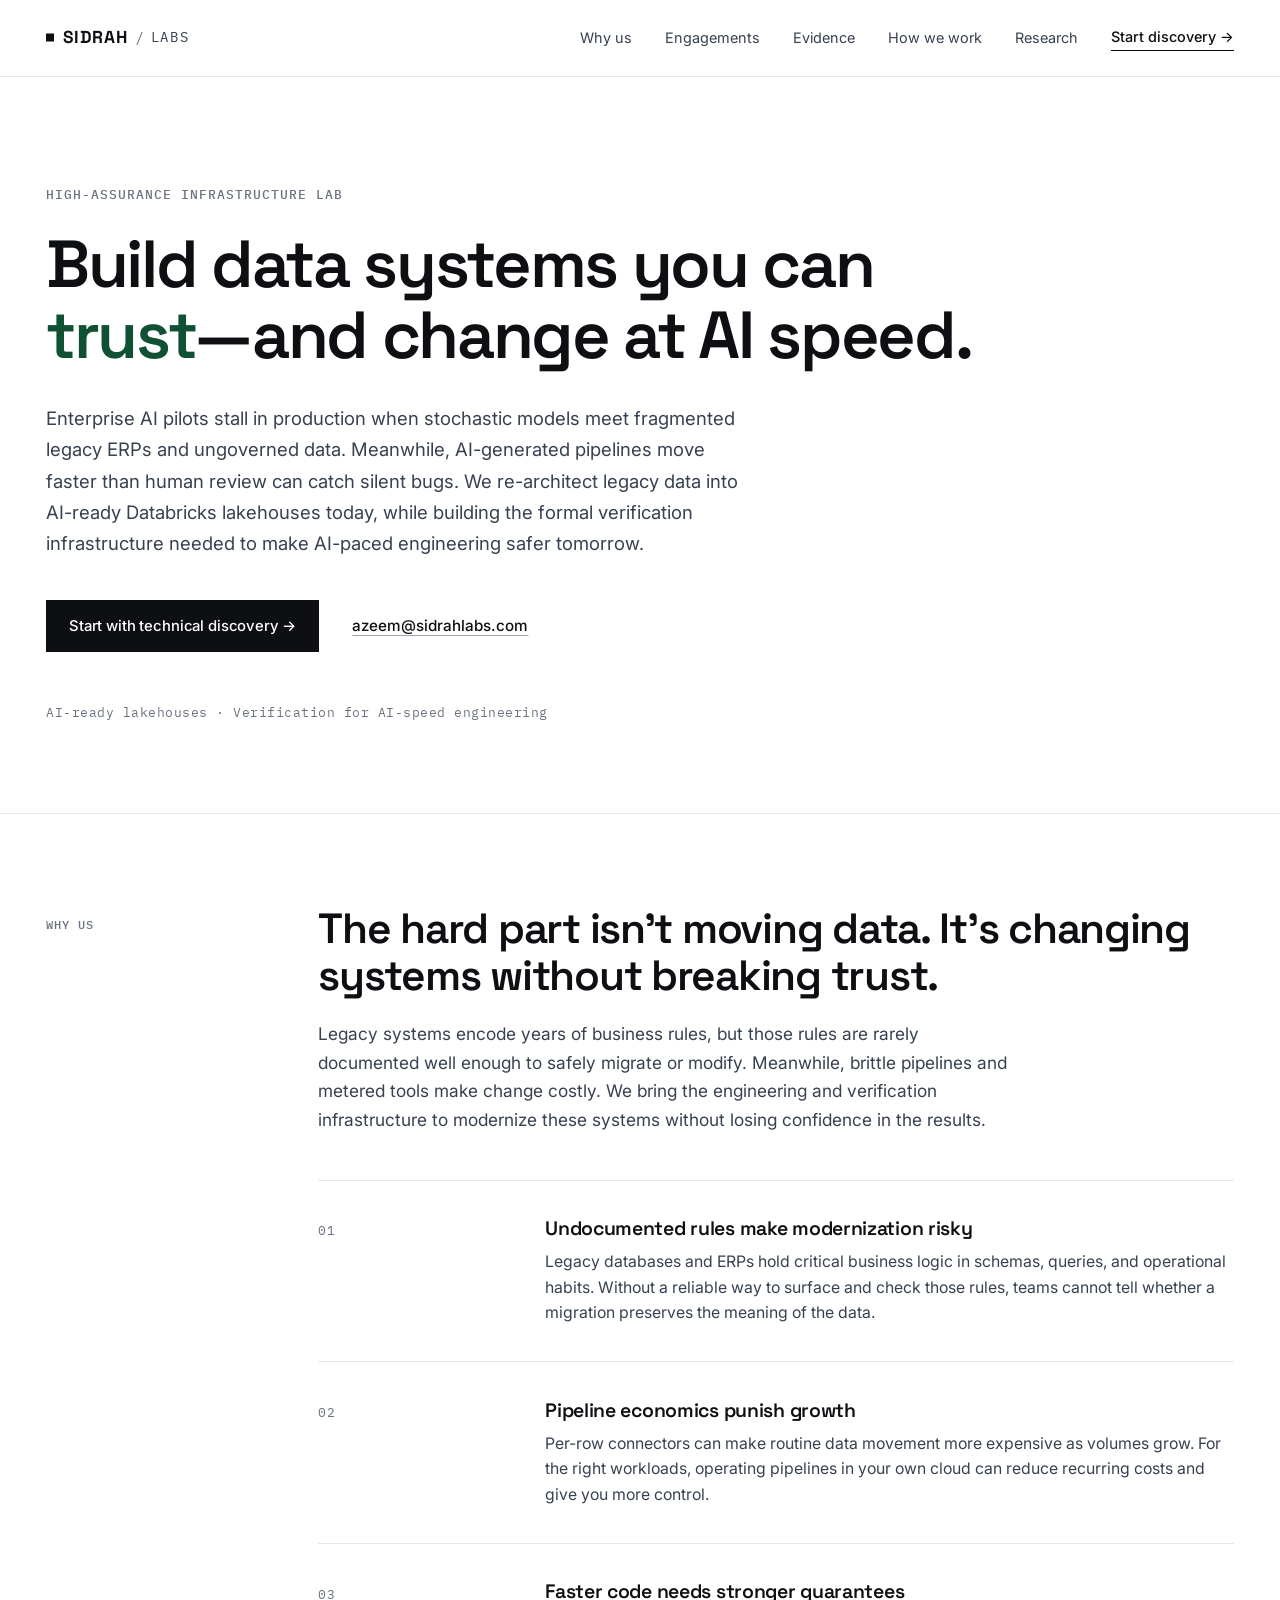
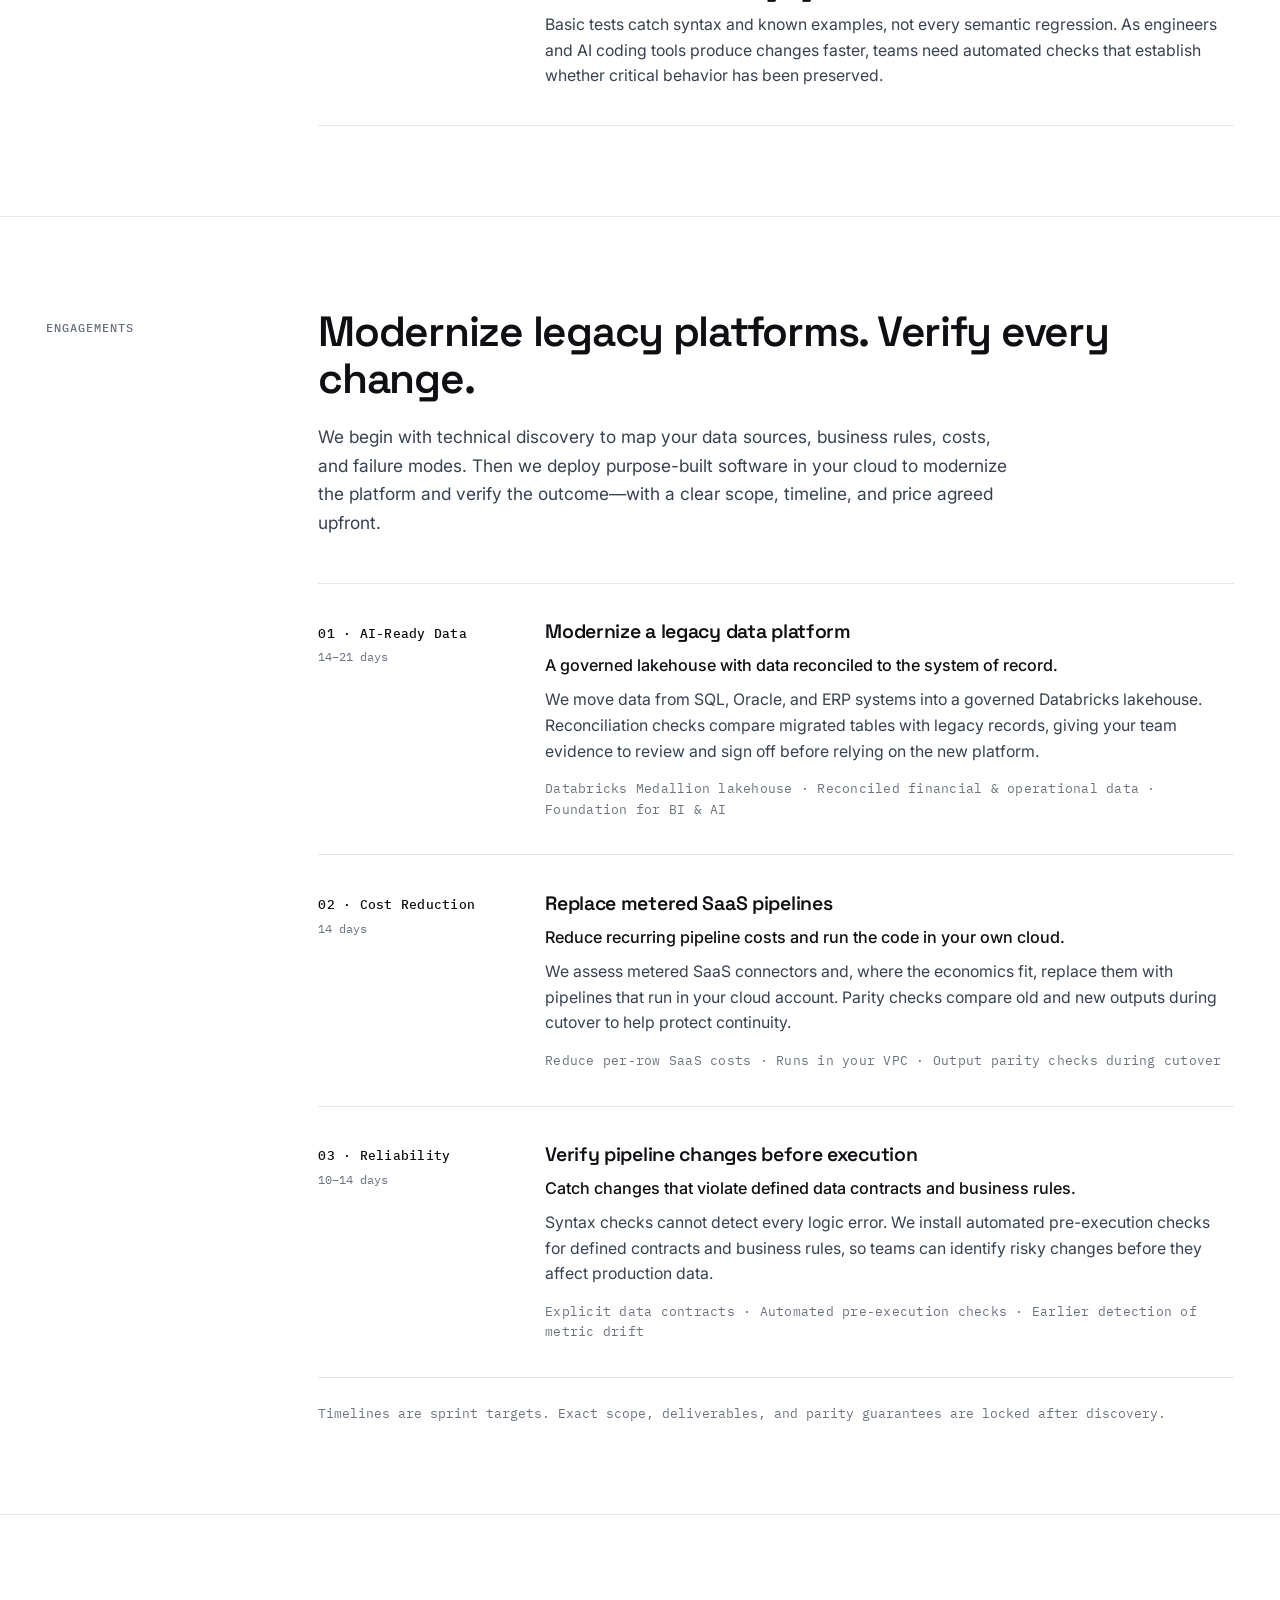
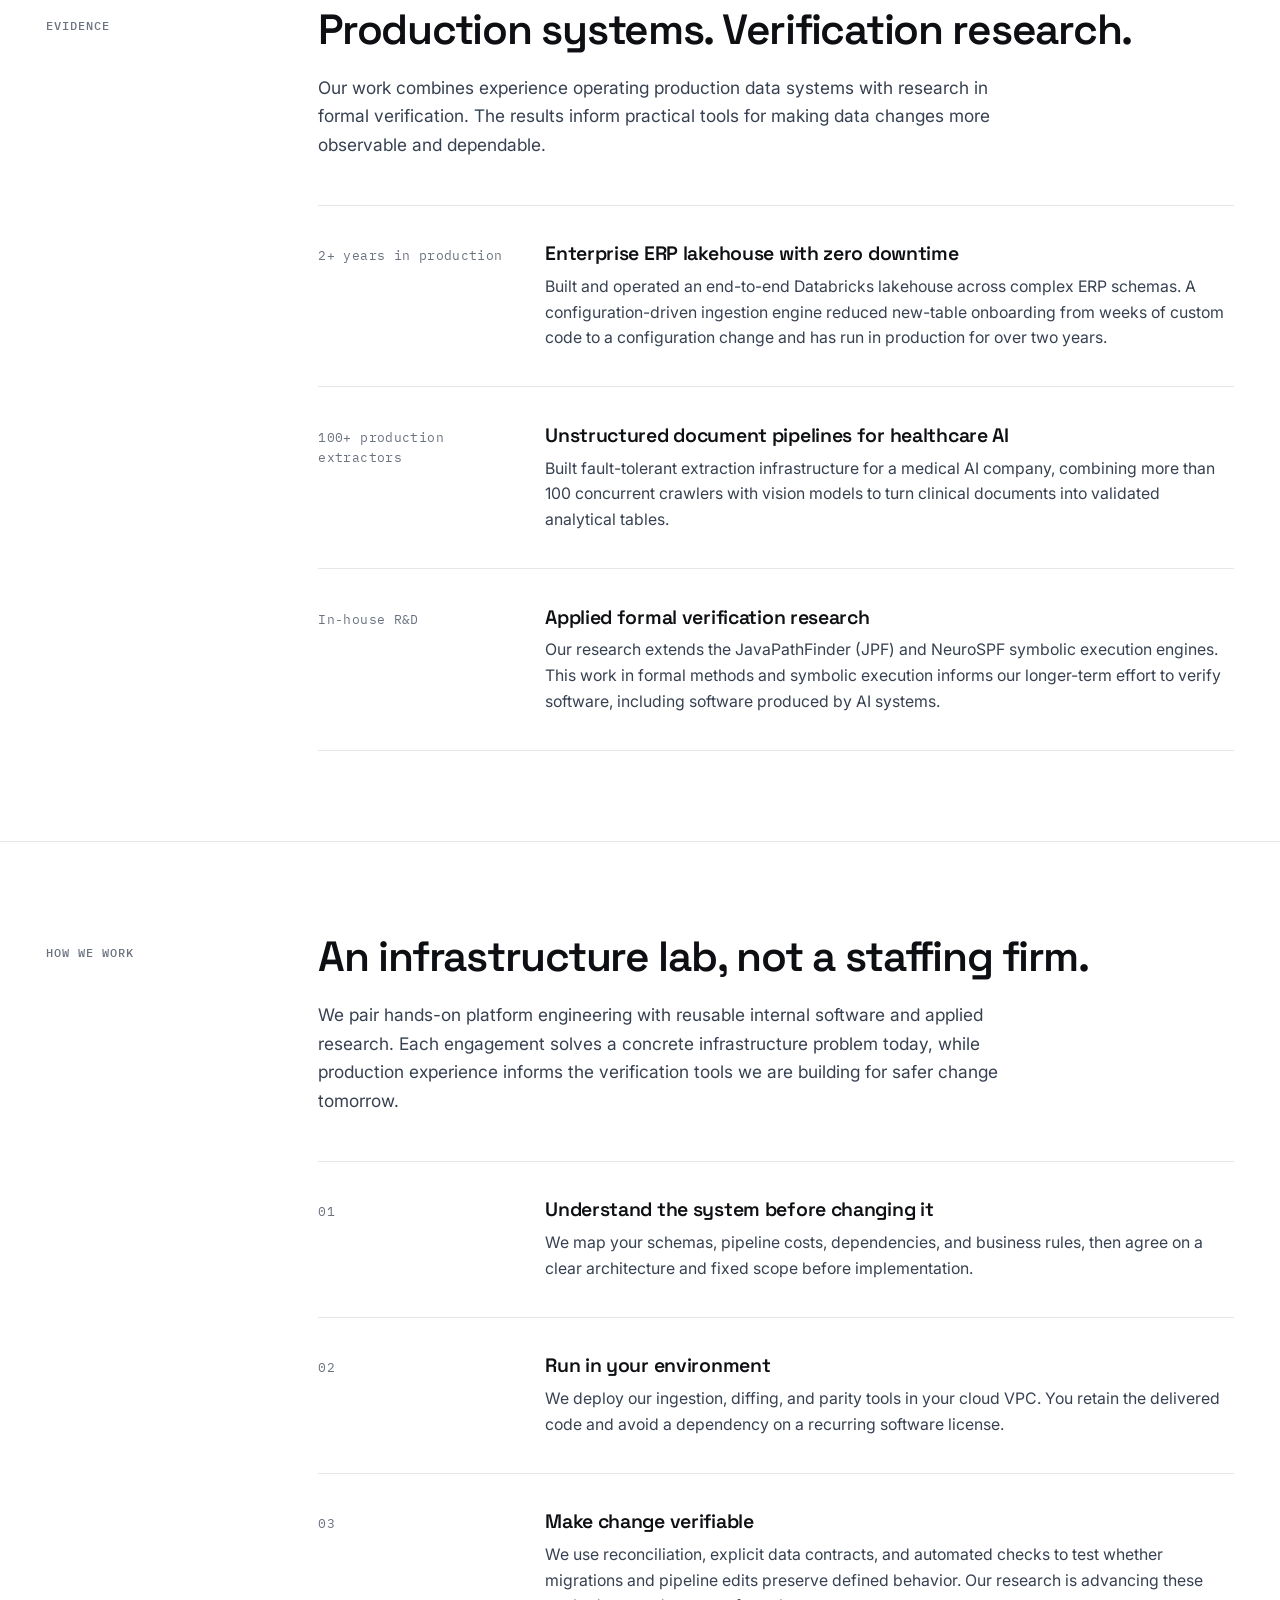
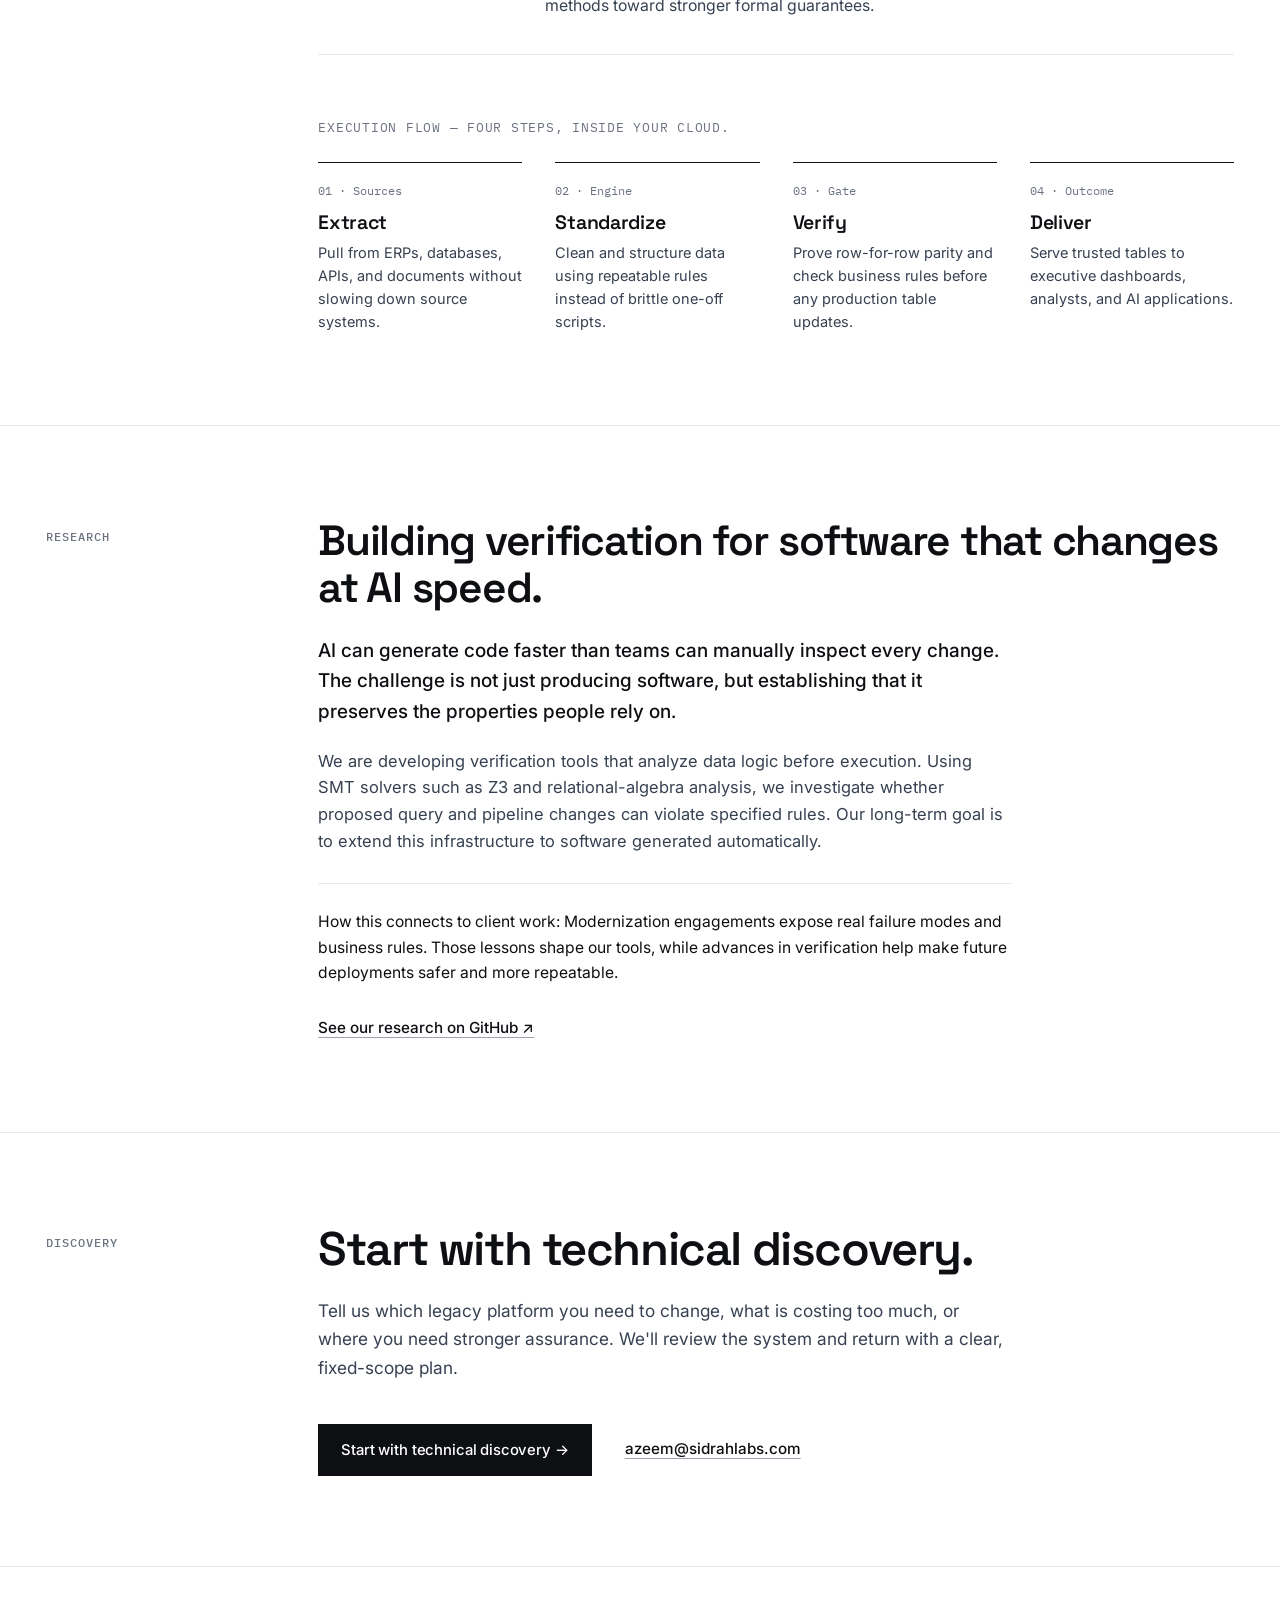
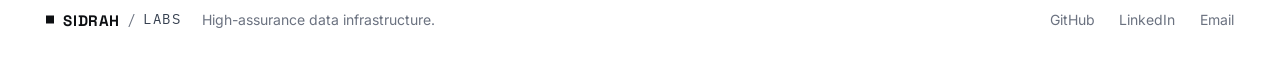
<file: index.html>
<!DOCTYPE html>
<html lang="en">
  <head>
    <meta charset="UTF-8" />
    <meta name="viewport" content="width=device-width, initial-scale=1" />
    <title>Sidrah Labs — High-Assurance Data Infrastructure</title>
    <meta name="description" content="Sidrah Labs makes data systems safe to change. We modernize legacy platforms with software that verifies migrations and pipeline changes—and build toward trustworthy automatically generated software." />
    <meta name="theme-color" content="#ffffff" />
    <link rel="canonical" href="https://sidrahlabs.com/" />

    <meta property="og:type" content="website" />
    <meta property="og:title" content="Sidrah Labs — High-Assurance Data Infrastructure" />
    <meta property="og:description" content="Sidrah Labs makes data systems safe to change. We modernize legacy platforms with software that verifies migrations and pipeline changes—and build toward trustworthy automatically generated software." />
    <meta property="og:url" content="https://sidrahlabs.com/" />
    <meta property="og:image" content="https://sidrahlabs.com/og-image.png" />
    <meta name="twitter:card" content="summary_large_image" />
    <meta name="twitter:title" content="Sidrah Labs — High-Assurance Data Infrastructure" />
    <meta name="twitter:description" content="Sidrah Labs makes data systems safe to change. We modernize legacy platforms with software that verifies migrations and pipeline changes—and build toward trustworthy automatically generated software." />

    <link
      rel="icon"
      type="image/svg+xml"
      href="data:image/svg+xml,%3Csvg xmlns='http://www.w3.org/2000/svg' viewBox='0 0 32 32'%3E%3Crect width='32' height='32' fill='%230d0f12'/%3E%3Ctext x='16' y='21.5' fill='%23ffffff' font-family='Space Grotesk,system-ui,sans-serif' font-size='14' font-weight='700' letter-spacing='-0.5' text-anchor='middle'%3ESL%3C/text%3E%3C/svg%3E"
    />

    <link rel="preconnect" href="https://fonts.googleapis.com" />
    <link rel="preconnect" href="https://fonts.gstatic.com" crossorigin />
    <link
      href="https://fonts.googleapis.com/css2?family=IBM+Plex+Mono:wght@400;500&family=Inter:wght@400;500;600&family=Space+Grotesk:wght@500;600;700&display=swap"
      rel="stylesheet"
    />

    <link rel="stylesheet" href="/styles.css" />

    <script type="application/ld+json">
      {
        "@context": "https://schema.org",
        "@type": "ProfessionalService",
        "name": "Sidrah Labs",
        "url": "https://sidrahlabs.com/",
        "description": "Sidrah Labs makes data systems safe to change. We modernize legacy platforms with software that verifies migrations and pipeline changes—and build toward trustworthy automatically generated software.",
        "founder": {
          "@type": "Person",
          "name": "Muhammad Azeem",
          "email": "azeem@sidrahlabs.com"
        },
        "sameAs": [
          "https://github.com/sidrah-labs",
          "https://www.linkedin.com/company/sidrah-labs"
        ]
      }
    </script>
  </head>
  <body>
    <a class="skip-link" href="#main">Skip to content</a>

    <header class="site-header">
      <div class="wrap header-inner">
        <a class="wordmark" href="#top" aria-label="Sidrah Labs, home">
          <span class="wm-mark" aria-hidden="true"></span>
          <span class="wm-primary">Sidrah</span>
          <span class="wm-sep" aria-hidden="true">/</span>
          <span class="wm-secondary">Labs</span>
        </a>
        <nav class="nav" aria-label="Main">
          <a href="#thesis">Why us</a>
          <a href="#deployments">Engagements</a>
          <a href="#proof">Evidence</a>
          <a href="#method">How we work</a>
          <a href="#research">Research</a>
          <a class="nav-cta" href="mailto:azeem@sidrahlabs.com?subject=Technical%20Discovery%20%E2%80%94%20Sidrah%20Labs">Start discovery &rarr;</a>
        </nav>
      </div>
    </header>

    <main id="main">
      <!-- Hero -->
      <section id="top" class="hero">
        <div class="wrap">
          <p class="eyebrow">High-Assurance Infrastructure Lab</p>
          <h1>
            Build data systems you can <br /><span class="headline-em">trust</span>—and change at AI speed.
          </h1>
          <p class="hero-body">Enterprise AI pilots stall in production when stochastic models meet fragmented legacy ERPs and ungoverned data. Meanwhile, AI-generated pipelines move faster than human review can catch silent bugs. We re-architect legacy data into AI-ready Databricks lakehouses today, while building the formal verification infrastructure needed to make AI-paced engineering safer tomorrow.</p>
          <div class="hero-actions">
            <a class="button" href="mailto:azeem@sidrahlabs.com?subject=Technical%20Discovery%20%E2%80%94%20Sidrah%20Labs">Start with technical discovery &rarr;</a>
            <a class="text-link" href="mailto:azeem@sidrahlabs.com">azeem@sidrahlabs.com</a>
          </div>
          <p class="hero-meta">AI-ready lakehouses · Verification for AI-speed engineering</p>
        </div>
      </section>

      <!-- 01: Business Thesis / Why initiatives stall -->
      <section id="thesis" class="section">
        <div class="wrap grid">
          <p class="label">Why us</p>
          <div>
            <h2>The hard part isn't moving data. It's changing systems without breaking trust.</h2>
            <p class="intro">Legacy systems encode years of business rules, but those rules are rarely documented well enough to safely migrate or modify. Meanwhile, brittle pipelines and metered tools make change costly. We bring the engineering and verification infrastructure to modernize these systems without losing confidence in the results.</p>
            <ol class="rows">
              <li class="row">
                <p class="row-meta">01</p>
                <div>
                  <h3>Undocumented rules make modernization risky</h3>
                  <p>Legacy databases and ERPs hold critical business logic in schemas, queries, and operational habits. Without a reliable way to surface and check those rules, teams cannot tell whether a migration preserves the meaning of the data.</p>
                </div>
              </li>
              <li class="row">
                <p class="row-meta">02</p>
                <div>
                  <h3>Pipeline economics punish growth</h3>
                  <p>Per-row connectors can make routine data movement more expensive as volumes grow. For the right workloads, operating pipelines in your own cloud can reduce recurring costs and give you more control.</p>
                </div>
              </li>
              <li class="row">
                <p class="row-meta">03</p>
                <div>
                  <h3>Faster code needs stronger guarantees</h3>
                  <p>Basic tests catch syntax and known examples, not every semantic regression. As engineers and AI coding tools produce changes faster, teams need automated checks that establish whether critical behavior has been preserved.</p>
                </div>
              </li>
            </ol>
          </div>
        </div>
      </section>

      <!-- 02: Commercial Sprints (Services-as-Software) -->
      <section id="deployments" class="section">
        <div class="wrap grid">
          <p class="label">Engagements</p>
          <div>
            <h2>Modernize legacy platforms. Verify every change.</h2>
            <p class="intro">We begin with technical discovery to map your data sources, business rules, costs, and failure modes. Then we deploy purpose-built software in your cloud to modernize the platform and verify the outcome—with a clear scope, timeline, and price agreed upfront.</p>
            <ol class="rows">
              <li class="row">
                <div class="row-meta-stack">
                  <span class="meta-code">01 · AI-Ready Data</span>
                  <span class="meta-duration">14–21 days</span>
                </div>
                <div>
                  <h3>Modernize a legacy data platform</h3>
                  <p class="row-outcome">A governed lakehouse with data reconciled to the system of record.</p>
                  <p>We move data from SQL, Oracle, and ERP systems into a governed Databricks lakehouse. Reconciliation checks compare migrated tables with legacy records, giving your team evidence to review and sign off before relying on the new platform.</p>
                  <p class="focus">Databricks Medallion lakehouse · Reconciled financial & operational data · Foundation for BI & AI</p>
                </div>
              </li>
              <li class="row">
                <div class="row-meta-stack">
                  <span class="meta-code">02 · Cost Reduction</span>
                  <span class="meta-duration">14 days</span>
                </div>
                <div>
                  <h3>Replace metered SaaS pipelines</h3>
                  <p class="row-outcome">Reduce recurring pipeline costs and run the code in your own cloud.</p>
                  <p>We assess metered SaaS connectors and, where the economics fit, replace them with pipelines that run in your cloud account. Parity checks compare old and new outputs during cutover to help protect continuity.</p>
                  <p class="focus">Reduce per-row SaaS costs · Runs in your VPC · Output parity checks during cutover</p>
                </div>
              </li>
              <li class="row">
                <div class="row-meta-stack">
                  <span class="meta-code">03 · Reliability</span>
                  <span class="meta-duration">10–14 days</span>
                </div>
                <div>
                  <h3>Verify pipeline changes before execution</h3>
                  <p class="row-outcome">Catch changes that violate defined data contracts and business rules.</p>
                  <p>Syntax checks cannot detect every logic error. We install automated pre-execution checks for defined contracts and business rules, so teams can identify risky changes before they affect production data.</p>
                  <p class="focus">Explicit data contracts · Automated pre-execution checks · Earlier detection of metric drift</p>
                </div>
              </li>
            </ol>
            <p class="note">Timelines are sprint targets. Exact scope, deliverables, and parity guarantees are locked after discovery.</p>
          </div>
        </div>
      </section>

      <!-- 03: Field Evidence (Production & Research Proof) -->
      <section id="proof" class="section">
        <div class="wrap grid">
          <p class="label">Evidence</p>
          <div>
            <h2>Production systems. Verification research.</h2>
            <p class="intro">Our work combines experience operating production data systems with research in formal verification. The results inform practical tools for making data changes more observable and dependable.</p>
            <ol class="rows">
              <li class="row">
                <p class="row-meta">2+ years in production</p>
                <div>
                  <h3>Enterprise ERP lakehouse with zero downtime</h3>
                  <p>Built and operated an end-to-end Databricks lakehouse across complex ERP schemas. A configuration-driven ingestion engine reduced new-table onboarding from weeks of custom code to a configuration change and has run in production for over two years.</p>
                </div>
              </li>
              <li class="row">
                <p class="row-meta">100+ production extractors</p>
                <div>
                  <h3>Unstructured document pipelines for healthcare AI</h3>
                  <p>Built fault-tolerant extraction infrastructure for a medical AI company, combining more than 100 concurrent crawlers with vision models to turn clinical documents into validated analytical tables.</p>
                </div>
              </li>
              <li class="row">
                <p class="row-meta">In-house R&D</p>
                <div>
                  <h3>Applied formal verification research</h3>
                  <p>Our research extends the JavaPathFinder (JPF) and NeuroSPF symbolic execution engines. This work in formal methods and symbolic execution informs our longer-term effort to verify software, including software produced by AI systems.</p>
                </div>
              </li>
            </ol>
          </div>
        </div>
      </section>

      <!-- 04: The Applied Lab Model (How we execute) -->
      <section id="method" class="section">
        <div class="wrap grid">
          <p class="label">How we work</p>
          <div>
            <h2>An infrastructure lab, not a staffing firm.</h2>
            <p class="intro">We pair hands-on platform engineering with reusable internal software and applied research. Each engagement solves a concrete infrastructure problem today, while production experience informs the verification tools we are building for safer change tomorrow.</p>
            <ol class="rows">
              <li class="row">
                <p class="row-meta">01</p>
                <div>
                  <h3>Understand the system before changing it</h3>
                  <p>We map your schemas, pipeline costs, dependencies, and business rules, then agree on a clear architecture and fixed scope before implementation.</p>
                </div>
              </li>
              <li class="row">
                <p class="row-meta">02</p>
                <div>
                  <h3>Run in your environment</h3>
                  <p>We deploy our ingestion, diffing, and parity tools in your cloud VPC. You retain the delivered code and avoid a dependency on a recurring software license.</p>
                </div>
              </li>
              <li class="row">
                <p class="row-meta">03</p>
                <div>
                  <h3>Make change verifiable</h3>
                  <p>We use reconciliation, explicit data contracts, and automated checks to test whether migrations and pipeline edits preserve defined behavior. Our research is advancing these methods toward stronger formal guarantees.</p>
                </div>
              </li>
            </ol>

            <div class="sub-block">
              <p class="sub-label">Execution Flow — Four steps, inside your cloud.</p>
              <ol class="steps">
                <li>
                  <p class="step-tag">01 · Sources</p>
                  <h3>Extract</h3>
                  <p>Pull from ERPs, databases, APIs, and documents without slowing down source systems.</p>
                </li>
                <li>
                  <p class="step-tag">02 · Engine</p>
                  <h3>Standardize</h3>
                  <p>Clean and structure data using repeatable rules instead of brittle one-off scripts.</p>
                </li>
                <li>
                  <p class="step-tag">03 · Gate</p>
                  <h3>Verify</h3>
                  <p>Prove row-for-row parity and check business rules before any production table updates.</p>
                </li>
                <li>
                  <p class="step-tag">04 · Outcome</p>
                  <h3>Deliver</h3>
                  <p>Serve trusted tables to executive dashboards, analysts, and AI applications.</p>
                </li>
              </ol>
            </div>
          </div>
        </div>
      </section>

      <!-- 05: In-House Research Moat -->
      <section id="research" class="section">
        <div class="wrap grid">
          <p class="label">Research</p>
          <div class="prose">
            <h2>Building verification for software that changes at AI speed.</h2>
            <p class="lead">AI can generate code faster than teams can manually inspect every change. The challenge is not just producing software, but establishing that it preserves the properties people rely on.</p>
            <p>We are developing verification tools that analyze data logic before execution. Using SMT solvers such as Z3 and relational-algebra analysis, we investigate whether proposed query and pipeline changes can violate specified rules. Our long-term goal is to extend this infrastructure to software generated automatically.</p>
            <p class="flywheel">How this connects to client work: Modernization engagements expose real failure modes and business rules. Those lessons shape our tools, while advances in verification help make future deployments safer and more repeatable.</p>
            <p class="prose-link">
              <a class="text-link" href="https://github.com/sidrah-labs" target="_blank" rel="noopener noreferrer">See our research on GitHub &#8599;</a>
            </p>
          </div>
        </div>
      </section>

      <!-- Contact / Discovery -->
      <section id="contact" class="section contact">
        <div class="wrap grid">
          <p class="label">Discovery</p>
          <div>
            <h2 class="contact-title">Start with technical discovery.</h2>
            <p class="intro">Tell us which legacy platform you need to change, what is costing too much, or where you need stronger assurance. We'll review the system and return with a clear, fixed-scope plan.</p>
            <div class="hero-actions">
              <a class="button" href="mailto:azeem@sidrahlabs.com?subject=Technical%20Discovery%20%E2%80%94%20Sidrah%20Labs">Start with technical discovery &rarr;</a>
              <a class="text-link" href="mailto:azeem@sidrahlabs.com">azeem@sidrahlabs.com</a>
            </div>
          </div>
        </div>
      </section>
    </main>

    <footer class="site-footer">
      <div class="wrap footer-inner">
        <div class="footer-brand">
          <span class="wordmark wordmark-footer">
            <span class="wm-mark" aria-hidden="true"></span>
            <span class="wm-primary">Sidrah</span>
            <span class="wm-sep" aria-hidden="true">/</span>
            <span class="wm-secondary">Labs</span>
          </span>
          <span class="footer-tagline">High-assurance data infrastructure.</span>
        </div>
        <nav aria-label="Footer">
          <a href="https://github.com/sidrah-labs" target="_blank" rel="noopener noreferrer">GitHub</a>
          <a href="https://www.linkedin.com/company/sidrah-labs" target="_blank" rel="noopener noreferrer">LinkedIn</a>
          <a href="mailto:azeem@sidrahlabs.com">Email</a>
        </nav>
      </div>
    </footer>
  </body>
</html>
</file>
<file: styles.css>
/* ==========================================================================
   Sidrah Labs — Editorial & Applied Lab Design System
   No boxes, no cards, no shadows. Structure comes from typographic scale,
   two-column proportion, generous negative space, and hairline rules.
   ========================================================================== */

:root {
  --ink: #0d0f12;
  --ink-secondary: #374151;
  --muted: #6b7280;
  --rule: #e5e7eb;
  --rule-strong: #0d0f12;
  --bg: #ffffff;
  --accent: #0f5132;

  --font-display: "Space Grotesk", -apple-system, BlinkMacSystemFont, "Segoe UI", sans-serif;
  --font-sans: "Inter", -apple-system, BlinkMacSystemFont, "Segoe UI", Helvetica, Arial, sans-serif;
  --font-mono: "IBM Plex Mono", ui-monospace, SFMono-Regular, Menlo, Consolas, monospace;

  --wrap: 72rem;
  --label-col: 13rem;
  --gap: 3.5rem;
}

*,
*::before,
*::after {
  box-sizing: border-box;
}

html {
  font-family: var(--font-sans);
  font-size: 16.5px;
  line-height: 1.62;
  color: var(--ink);
  background: var(--bg);
  scroll-behavior: smooth;
  -webkit-text-size-adjust: 100%;
}

body {
  margin: 0;
  -webkit-font-smoothing: antialiased;
  -moz-osx-font-smoothing: grayscale;
  text-rendering: optimizeLegibility;
}

h1,
h2,
h3,
p,
ol {
  margin: 0;
}

ol {
  padding: 0;
  list-style: none;
}

a {
  color: inherit;
  text-decoration: none;
}

:focus-visible {
  outline: 2px solid var(--ink);
  outline-offset: 3px;
}

.skip-link {
  position: absolute;
  left: 1rem;
  top: -100px;
  background: var(--ink);
  color: var(--bg);
  padding: 0.5rem 1rem;
}

.skip-link:focus {
  top: 1rem;
}

.wrap {
  width: min(100% - 3.5rem, var(--wrap));
  margin-inline: auto;
}

/* ==========================================================================
   Header & Bespoke Wordmark Typography
   ========================================================================== */
.site-header {
  border-bottom: 1px solid var(--rule);
}

.header-inner {
  display: flex;
  align-items: center;
  justify-content: space-between;
  gap: 2rem;
  padding-block: 1.5rem;
}

.wordmark {
  display: inline-flex;
  align-items: center;
  gap: 0.35rem;
  font-family: var(--font-display);
  font-size: 1.05rem;
  line-height: 1;
  color: var(--ink);
  user-select: none;
}

.wm-mark {
  display: inline-block;
  width: 0.5rem;
  height: 0.5rem;
  background: var(--ink);
  margin-right: 0.2rem;
  transform: translateY(-0.5px);
}

.wm-primary {
  font-weight: 700;
  letter-spacing: 0.04em;
  text-transform: uppercase;
}

.wm-sep {
  font-family: var(--font-mono);
  font-weight: 400;
  font-size: 0.9rem;
  color: var(--muted);
  margin-inline: 0.08rem;
}

.wm-secondary {
  font-family: var(--font-mono);
  font-weight: 400;
  font-size: 0.82rem;
  letter-spacing: 0.12em;
  text-transform: uppercase;
  color: var(--ink-secondary);
}

.nav {
  display: flex;
  align-items: center;
  gap: 2rem;
  font-size: 0.875rem;
  color: var(--ink-secondary);
}

.nav a:hover,
.site-footer a:hover {
  color: var(--ink);
}

.nav-cta {
  color: var(--ink);
  font-weight: 500;
  padding-bottom: 2px;
  border-bottom: 1px solid var(--ink);
}

/* ==========================================================================
   Hero
   ========================================================================== */
.hero {
  padding-block: 6.5rem 5.5rem;
}

.eyebrow {
  font-family: var(--font-mono);
  font-size: 0.76rem;
  font-weight: 500;
  letter-spacing: 0.08em;
  text-transform: uppercase;
  color: var(--muted);
  margin-bottom: 1.5rem;
}

h1 {
  font-family: var(--font-display);
  font-size: clamp(2.5rem, 5.2vw, 4.25rem);
  font-weight: 600;
  line-height: 1.06;
  letter-spacing: -0.035em;
  max-width: 17.5em;
}

.headline-em {
  color: var(--accent);
}

.hero-body {
  margin-top: 2rem;
  max-width: 43rem;
  font-size: 1.125rem;
  line-height: 1.68;
  color: var(--ink-secondary);
}

.hero-actions {
  display: flex;
  align-items: center;
  flex-wrap: wrap;
  gap: 1.25rem 2rem;
  margin-top: 2.5rem;
}

.hero-meta {
  margin-top: 3rem;
  font-family: var(--font-mono);
  font-size: 0.76rem;
  letter-spacing: 0.04em;
  color: var(--muted);
}

.button {
  display: inline-block;
  padding: 0.85rem 1.4rem;
  background: var(--ink);
  color: var(--bg);
  font-size: 0.9rem;
  font-weight: 500;
  letter-spacing: -0.01em;
}

.button:hover {
  background: #262930;
}

.text-link {
  font-size: 0.925rem;
  font-weight: 500;
  color: var(--ink);
  text-decoration: underline;
  text-decoration-color: #9ca3af;
  text-underline-offset: 4px;
}

.text-link:hover {
  text-decoration-color: var(--ink);
}

/* ==========================================================================
   Sections & Two-Column Editorial Grid
   ========================================================================== */
.section {
  padding-block: 5.5rem;
  border-top: 1px solid var(--rule);
}

.grid {
  display: grid;
  grid-template-columns: var(--label-col) minmax(0, 1fr);
  gap: var(--gap);
}

.label {
  font-family: var(--font-mono);
  font-size: 0.75rem;
  font-weight: 500;
  letter-spacing: 0.08em;
  text-transform: uppercase;
  color: var(--muted);
  padding-top: 0.55rem;
}

h2 {
  font-family: var(--font-display);
  font-size: clamp(1.85rem, 3.3vw, 2.65rem);
  font-weight: 600;
  line-height: 1.12;
  letter-spacing: -0.03em;
  max-width: 22em;
}

.intro {
  margin-top: 1.25rem;
  max-width: 42rem;
  font-size: 1.05rem;
  line-height: 1.65;
  color: var(--ink-secondary);
}

h3 {
  font-family: var(--font-display);
  font-size: 1.18rem;
  font-weight: 600;
  line-height: 1.3;
  letter-spacing: -0.015em;
  margin-bottom: 0.45rem;
}

/* ==========================================================================
   Editorial Rows (separated by hairlines)
   ========================================================================== */
.rows {
  margin-top: 2.75rem;
  border-bottom: 1px solid var(--rule);
}

.row {
  display: grid;
  grid-template-columns: 11.5rem minmax(0, 1fr);
  gap: 2.25rem;
  padding-block: 2.15rem;
  border-top: 1px solid var(--rule);
}

.row p {
  color: var(--ink-secondary);
  max-width: 42rem;
  font-size: 0.96rem;
}

.row .row-meta {
  font-family: var(--font-mono);
  font-size: 0.76rem;
  letter-spacing: 0.03em;
  color: var(--muted);
  padding-top: 0.25rem;
}

.row-meta-stack {
  display: flex;
  flex-direction: column;
  gap: 0.25rem;
  padding-top: 0.2rem;
  font-family: var(--font-mono);
}

.meta-code {
  font-size: 0.76rem;
  font-weight: 500;
  color: var(--ink);
  letter-spacing: 0.02em;
}

.meta-duration {
  font-size: 0.74rem;
  color: var(--muted);
}

.row .row-outcome {
  color: var(--ink);
  font-weight: 500;
  font-size: 0.98rem;
  margin-bottom: 0.55rem;
}

.row .focus {
  margin-top: 0.85rem;
  font-family: var(--font-mono);
  font-size: 0.76rem;
  letter-spacing: 0.02em;
  color: var(--muted);
}

.note {
  margin-top: 1.5rem;
  font-family: var(--font-mono);
  font-size: 0.76rem;
  color: var(--muted);
}

/* ==========================================================================
   Sub-block: 4-Stage Architecture Pattern
   ========================================================================== */
.sub-block {
  margin-top: 3.75rem;
}

.sub-label {
  font-family: var(--font-mono);
  font-size: 0.76rem;
  letter-spacing: 0.06em;
  text-transform: uppercase;
  color: var(--muted);
  margin-bottom: 1.5rem;
}

.steps {
  display: grid;
  grid-template-columns: repeat(4, minmax(0, 1fr));
  gap: 2rem;
}

.steps li {
  padding-top: 1.1rem;
  border-top: 1px solid var(--rule-strong);
}

.steps p {
  font-size: 0.88rem;
  line-height: 1.58;
  color: var(--ink-secondary);
}

.steps .step-tag {
  font-family: var(--font-mono);
  font-size: 0.74rem;
  color: var(--muted);
  margin-bottom: 0.55rem;
}

/* ==========================================================================
   In-House Research Prose
   ========================================================================== */
.prose p {
  margin-top: 1.25rem;
  max-width: 42rem;
  color: var(--ink-secondary);
}

.prose .lead {
  margin-top: 1.5rem;
  font-size: 1.15rem;
  line-height: 1.6;
  color: var(--ink);
  font-weight: 500;
}

.prose .flywheel {
  margin-top: 1.75rem;
  padding-top: 1.5rem;
  border-top: 1px solid var(--rule);
  color: var(--ink);
  font-size: 0.95rem;
}

.prose .prose-link {
  margin-top: 1.75rem;
}

/* ==========================================================================
   Contact & Footer
   ========================================================================== */
.contact-title {
  font-size: clamp(2rem, 3.8vw, 2.85rem);
}

.site-footer {
  border-top: 1px solid var(--rule);
}

.footer-inner {
  display: flex;
  justify-content: space-between;
  align-items: center;
  flex-wrap: wrap;
  gap: 1rem 2rem;
  padding-block: 2.5rem;
  font-size: 0.85rem;
  color: var(--muted);
}

.footer-brand {
  display: flex;
  align-items: center;
  flex-wrap: wrap;
  gap: 0.75rem 1.25rem;
}

.wordmark-footer {
  font-size: 0.92rem;
}

.footer-tagline {
  color: var(--muted);
}

.footer-inner nav {
  display: flex;
  gap: 1.5rem;
}

/* ==========================================================================
   Responsive
   ========================================================================== */
@media (max-width: 960px) {
  .grid {
    grid-template-columns: 1fr;
    gap: 0.85rem;
  }

  .label {
    padding-top: 0;
  }

  .steps {
    grid-template-columns: repeat(2, minmax(0, 1fr));
    row-gap: 2.25rem;
  }
}

@media (max-width: 640px) {
  html {
    font-size: 15.5px;
  }

  .wrap {
    width: min(100% - 2.25rem, var(--wrap));
  }

  .nav a:not(.nav-cta) {
    display: none;
  }

  .hero {
    padding-block: 4rem 3.5rem;
  }

  .section {
    padding-block: 3.75rem;
  }

  .row {
    grid-template-columns: 1fr;
    gap: 0.45rem;
    padding-block: 1.65rem;
  }

  .row-meta-stack {
    flex-direction: row;
    gap: 0.75rem;
  }

  .steps {
    grid-template-columns: 1fr;
  }
}
</file>
